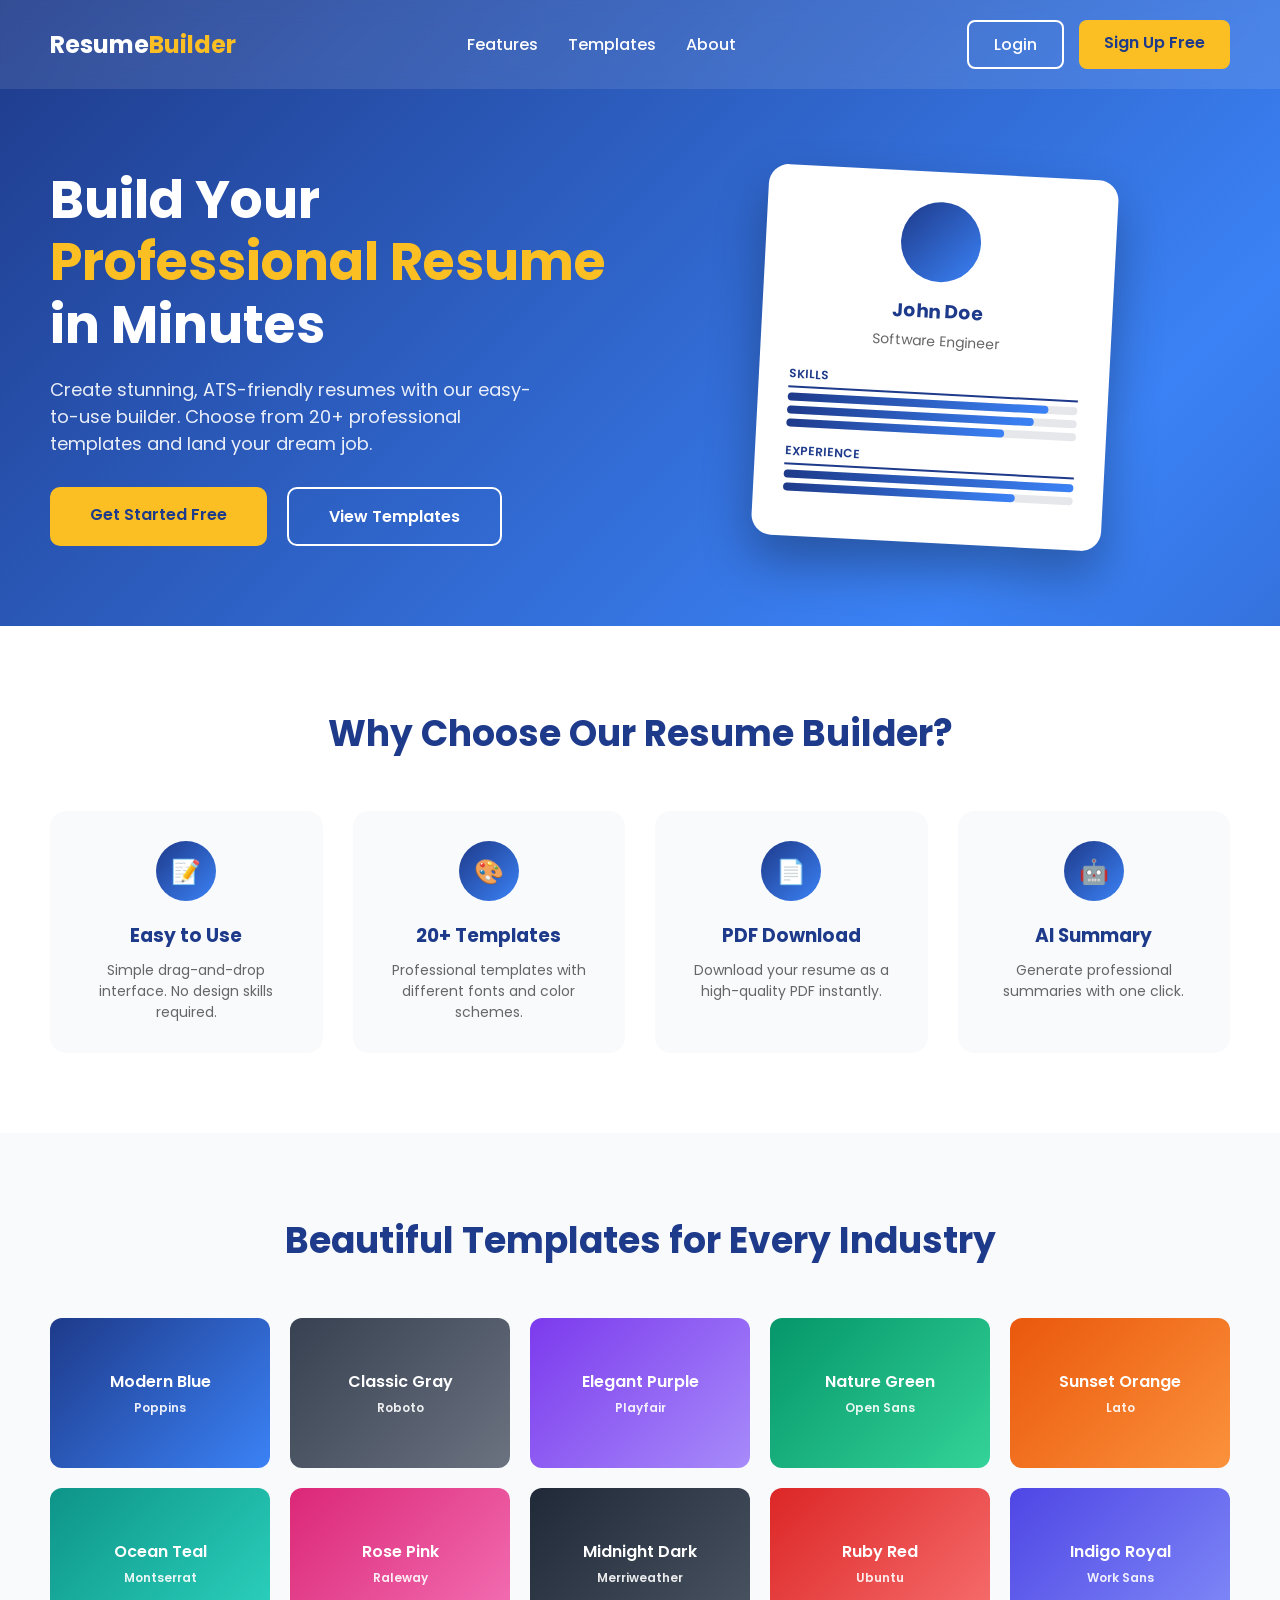
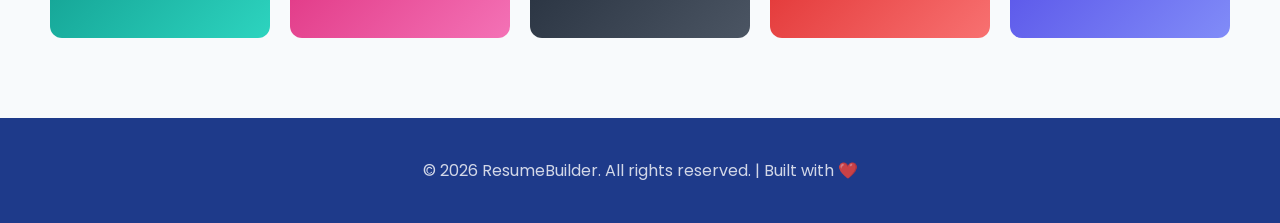
<file: index.html>
<!DOCTYPE html>
<html lang="en">
<head>
  <meta charset="UTF-8">
  <meta name="viewport" content="width=device-width, initial-scale=1.0">
  <title>Resume Builder - Create Professional Resumes</title>
  <link href="https://fonts.googleapis.com/css2?family=Poppins:wght@300;400;500;600;700&display=swap" rel="stylesheet">
  <style>
    * {
      margin: 0;
      padding: 0;
      box-sizing: border-box;
      font-family: 'Poppins', sans-serif;
    }

    body {
      background: linear-gradient(135deg, #1e3a8a 0%, #3b82f6 50%, #1e3a8a 100%);
      min-height: 100vh;
    }

    /* Navigation */
    nav {
      display: flex;
      justify-content: space-between;
      align-items: center;
      padding: 20px 50px;
      background: rgba(255,255,255,0.1);
      backdrop-filter: blur(10px);
    }

    .logo {
      color: white;
      font-size: 24px;
      font-weight: 700;
    }

    .logo span {
      color: #fbbf24;
    }

    .nav-links {
      display: flex;
      gap: 30px;
    }

    .nav-links a {
      color: white;
      text-decoration: none;
      font-weight: 500;
      transition: 0.3s;
    }

    .nav-links a:hover {
      color: #fbbf24;
    }

    .nav-buttons {
      display: flex;
      gap: 15px;
    }

    .btn-outline {
      padding: 10px 25px;
      border: 2px solid white;
      background: transparent;
      color: white;
      border-radius: 8px;
      cursor: pointer;
      font-weight: 500;
      transition: 0.3s;
      text-decoration: none;
    }

    .btn-outline:hover {
      background: white;
      color: #1e3a8a;
    }

    .btn-primary {
      padding: 10px 25px;
      border: none;
      background: #fbbf24;
      color: #1e3a8a;
      border-radius: 8px;
      cursor: pointer;
      font-weight: 600;
      transition: 0.3s;
      text-decoration: none;
    }

    .btn-primary:hover {
      background: #f59e0b;
      transform: translateY(-2px);
    }

    /* Hero Section */
    .hero {
      display: flex;
      align-items: center;
      justify-content: space-between;
      padding: 80px 50px;
      max-width: 1400px;
      margin: 0 auto;
    }

    .hero-content {
      flex: 1;
      color: white;
    }

    .hero-content h1 {
      font-size: 52px;
      font-weight: 700;
      line-height: 1.2;
      margin-bottom: 20px;
    }

    .hero-content h1 span {
      color: #fbbf24;
    }

    .hero-content p {
      font-size: 18px;
      opacity: 0.9;
      margin-bottom: 30px;
      max-width: 500px;
    }

    .hero-buttons {
      display: flex;
      gap: 20px;
    }

    .btn-large {
      padding: 15px 40px;
      font-size: 16px;
      border-radius: 10px;
      font-weight: 600;
    }

    .hero-image {
      flex: 1;
      display: flex;
      justify-content: center;
    }

    .resume-preview-box {
      background: white;
      border-radius: 20px;
      padding: 30px;
      width: 350px;
      box-shadow: 0 25px 50px rgba(0,0,0,0.3);
      transform: rotate(3deg);
    }

    .resume-preview-box .photo {
      width: 80px;
      height: 80px;
      background: linear-gradient(135deg, #1e3a8a, #3b82f6);
      border-radius: 50%;
      margin: 0 auto 15px;
    }

    .resume-preview-box h3 {
      text-align: center;
      color: #1e3a8a;
      margin-bottom: 5px;
    }

    .resume-preview-box .title {
      text-align: center;
      color: #666;
      font-size: 14px;
      margin-bottom: 20px;
    }

    .resume-preview-box .section {
      margin-bottom: 15px;
    }

    .resume-preview-box .section-title {
      color: #1e3a8a;
      font-size: 12px;
      font-weight: 600;
      margin-bottom: 5px;
      border-bottom: 2px solid #1e3a8a;
      padding-bottom: 3px;
    }

    .resume-preview-box .bar {
      height: 8px;
      background: #e5e7eb;
      border-radius: 4px;
      margin: 5px 0;
    }

    .resume-preview-box .bar-fill {
      height: 100%;
      background: linear-gradient(90deg, #1e3a8a, #3b82f6);
      border-radius: 4px;
    }

    /* Features Section */
    .features {
      background: white;
      padding: 80px 50px;
    }

    .features h2 {
      text-align: center;
      font-size: 36px;
      color: #1e3a8a;
      margin-bottom: 50px;
    }

    .features-grid {
      display: grid;
      grid-template-columns: repeat(4, 1fr);
      gap: 30px;
      max-width: 1200px;
      margin: 0 auto;
    }

    .feature-card {
      background: #f8fafc;
      padding: 30px;
      border-radius: 16px;
      text-align: center;
      transition: 0.3s;
    }

    .feature-card:hover {
      transform: translateY(-10px);
      box-shadow: 0 20px 40px rgba(0,0,0,0.1);
    }

    .feature-icon {
      width: 60px;
      height: 60px;
      background: linear-gradient(135deg, #1e3a8a, #3b82f6);
      border-radius: 50%;
      display: flex;
      align-items: center;
      justify-content: center;
      margin: 0 auto 20px;
      font-size: 24px;
    }

    .feature-card h3 {
      color: #1e3a8a;
      margin-bottom: 10px;
    }

    .feature-card p {
      color: #666;
      font-size: 14px;
    }

    /* Templates Section */
    .templates {
      background: #f8fafc;
      padding: 80px 50px;
    }

    .templates h2 {
      text-align: center;
      font-size: 36px;
      color: #1e3a8a;
      margin-bottom: 50px;
    }

    .templates-grid {
      display: grid;
      grid-template-columns: repeat(5, 1fr);
      gap: 20px;
      max-width: 1200px;
      margin: 0 auto;
    }

    .template-item {
      height: 150px;
      border-radius: 12px;
      display: flex;
      flex-direction: column;
      align-items: center;
      justify-content: center;
      color: white;
      font-weight: 600;
      cursor: pointer;
      transition: 0.3s;
    }

    .template-item:hover {
      transform: scale(1.05);
    }

    .template-item span {
      font-size: 12px;
      opacity: 0.9;
      margin-top: 5px;
    }

    /* Footer */
    footer {
      background: #1e3a8a;
      color: white;
      padding: 40px 50px;
      text-align: center;
    }

    footer p {
      opacity: 0.8;
    }

    /* Responsive */
    @media (max-width: 1024px) {
      .hero {
        flex-direction: column;
        text-align: center;
        padding: 50px 30px;
      }

      .hero-content h1 {
        font-size: 36px;
      }

      .hero-content p {
        margin: 0 auto 30px;
      }

      .hero-buttons {
        justify-content: center;
      }

      .hero-image {
        margin-top: 50px;
      }

      .features-grid {
        grid-template-columns: repeat(2, 1fr);
      }

      .templates-grid {
        grid-template-columns: repeat(3, 1fr);
      }
    }

    @media (max-width: 768px) {
      nav {
        flex-direction: column;
        gap: 20px;
        padding: 20px;
      }

      .nav-links {
        display: none;
      }

      .nav-buttons {
        width: 100%;
        justify-content: center;
      }

      .hero {
        padding: 40px 20px;
      }

      .hero-content h1 {
        font-size: 28px;
      }

      .hero-content p {
        font-size: 15px;
      }

      .hero-buttons {
        flex-direction: column;
        gap: 15px;
      }

      .btn-large {
        padding: 14px 30px;
        font-size: 15px;
        width: 100%;
        text-align: center;
      }

      .resume-preview-box {
        width: 280px;
        padding: 20px;
        transform: rotate(0deg);
      }

      .features {
        padding: 50px 20px;
      }

      .features h2 {
        font-size: 26px;
        margin-bottom: 30px;
      }

      .features-grid {
        grid-template-columns: 1fr;
        gap: 20px;
      }

      .templates {
        padding: 50px 20px;
      }

      .templates h2 {
        font-size: 26px;
        margin-bottom: 30px;
      }

      .templates-grid {
        grid-template-columns: repeat(2, 1fr);
        gap: 15px;
      }

      .template-item {
        height: 120px;
        font-size: 14px;
      }

      footer {
        padding: 30px 20px;
      }
    }

    @media (max-width: 480px) {
      .hero-content h1 {
        font-size: 24px;
      }

      .resume-preview-box {
        width: 250px;
        padding: 15px;
      }

      .resume-preview-box h3 {
        font-size: 16px;
      }

      .resume-preview-box .photo {
        width: 60px;
        height: 60px;
      }

      .features h2,
      .templates h2 {
        font-size: 22px;
      }

      .feature-card {
        padding: 20px;
      }

      .template-item {
        height: 100px;
        font-size: 12px;
      }

      .template-item span {
        font-size: 10px;
      }
    }
  </style>
</head>
<body>

<!-- Navigation -->
<nav>
  <div class="logo">Resume<span>Builder</span></div>
  <div class="nav-links">
    <a href="#features">Features</a>
    <a href="#templates">Templates</a>
    <a href="#about">About</a>
  </div>
  <div class="nav-buttons">
    <a href="login.html" class="btn-outline">Login</a>
    <a href="signup.html" class="btn-primary">Sign Up Free</a>
  </div>
</nav>

<!-- Hero Section -->
<section class="hero">
  <div class="hero-content">
    <h1>Build Your <span>Professional Resume</span> in Minutes</h1>
    <p>Create stunning, ATS-friendly resumes with our easy-to-use builder. Choose from 20+ professional templates and land your dream job.</p>
    <div class="hero-buttons">
      <a href="signup.html" class="btn-primary btn-large">Get Started Free</a>
      <a href="#templates" class="btn-outline btn-large">View Templates</a>
    </div>
  </div>
  <div class="hero-image">
    <div class="resume-preview-box">
      <div class="photo"></div>
      <h3>John Doe</h3>
      <div class="title">Software Engineer</div>
      <div class="section">
        <div class="section-title">SKILLS</div>
        <div class="bar"><div class="bar-fill" style="width: 90%"></div></div>
        <div class="bar"><div class="bar-fill" style="width: 85%"></div></div>
        <div class="bar"><div class="bar-fill" style="width: 75%"></div></div>
      </div>
      <div class="section">
        <div class="section-title">EXPERIENCE</div>
        <div class="bar"><div class="bar-fill" style="width: 100%"></div></div>
        <div class="bar"><div class="bar-fill" style="width: 80%"></div></div>
      </div>
    </div>
  </div>
</section>

<!-- Features Section -->
<section class="features" id="features">
  <h2>Why Choose Our Resume Builder?</h2>
  <div class="features-grid">
    <div class="feature-card">
      <div class="feature-icon">📝</div>
      <h3>Easy to Use</h3>
      <p>Simple drag-and-drop interface. No design skills required.</p>
    </div>
    <div class="feature-card">
      <div class="feature-icon">🎨</div>
      <h3>20+ Templates</h3>
      <p>Professional templates with different fonts and color schemes.</p>
    </div>
    <div class="feature-card">
      <div class="feature-icon">📄</div>
      <h3>PDF Download</h3>
      <p>Download your resume as a high-quality PDF instantly.</p>
    </div>
    <div class="feature-card">
      <div class="feature-icon">🤖</div>
      <h3>AI Summary</h3>
      <p>Generate professional summaries with one click.</p>
    </div>
  </div>
</section>

<!-- Templates Section -->
<section class="templates" id="templates">
  <h2>Beautiful Templates for Every Industry</h2>
  <div class="templates-grid">
    <div class="template-item" style="background: linear-gradient(135deg, #1e3a8a, #3b82f6);">Modern Blue<span>Poppins</span></div>
    <div class="template-item" style="background: linear-gradient(135deg, #374151, #6b7280);">Classic Gray<span>Roboto</span></div>
    <div class="template-item" style="background: linear-gradient(135deg, #7c3aed, #a78bfa);">Elegant Purple<span>Playfair</span></div>
    <div class="template-item" style="background: linear-gradient(135deg, #059669, #34d399);">Nature Green<span>Open Sans</span></div>
    <div class="template-item" style="background: linear-gradient(135deg, #ea580c, #fb923c);">Sunset Orange<span>Lato</span></div>
    <div class="template-item" style="background: linear-gradient(135deg, #0d9488, #2dd4bf);">Ocean Teal<span>Montserrat</span></div>
    <div class="template-item" style="background: linear-gradient(135deg, #db2777, #f472b6);">Rose Pink<span>Raleway</span></div>
    <div class="template-item" style="background: linear-gradient(135deg, #1f2937, #4b5563);">Midnight Dark<span>Merriweather</span></div>
    <div class="template-item" style="background: linear-gradient(135deg, #dc2626, #f87171);">Ruby Red<span>Ubuntu</span></div>
    <div class="template-item" style="background: linear-gradient(135deg, #4f46e5, #818cf8);">Indigo Royal<span>Work Sans</span></div>
  </div>
</section>

<!-- Footer -->
<footer>
  <p>&copy; 2026 ResumeBuilder. All rights reserved. | Built with ❤️</p>
</footer>

</body>
</html>
</file>
